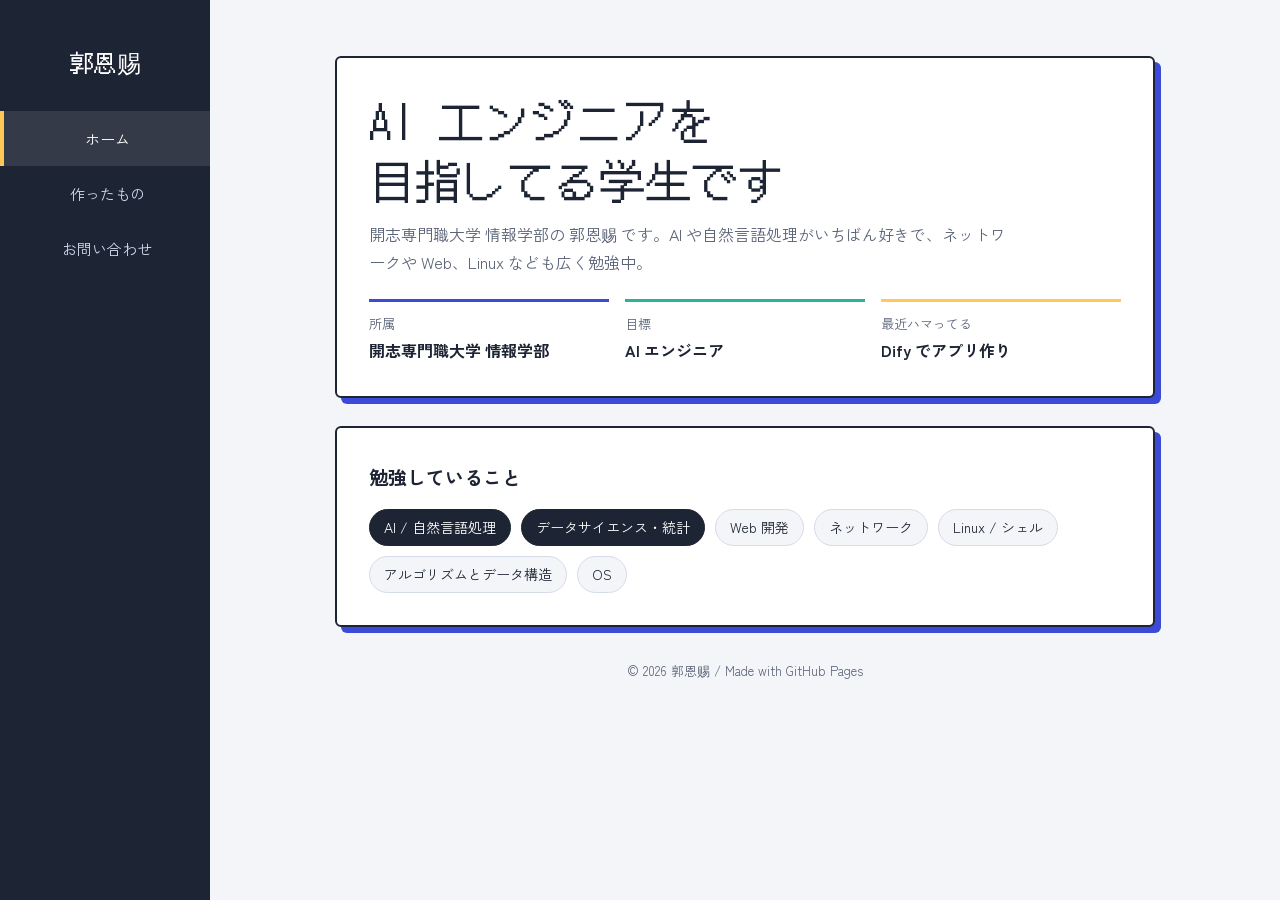
<file: index.html>
<!DOCTYPE html>
<html lang="ja">
<head>
<meta charset="UTF-8">
<meta name="viewport" content="width=device-width, initial-scale=1">
<title>ホーム | 郭恩赐 のポートフォリオ</title>
<link href="https://fonts.googleapis.com/css2?family=DotGothic16&family=Zen+Kaku+Gothic+New:wght@400;500;700&display=swap" rel="stylesheet">
<link rel="stylesheet" href="css/style.css">
</head>
<body>
<div class="sidebar">
  <h2>郭恩赐</h2>
  <a href="index.html" class="now">ホーム</a>
  <a href="work.html">作ったもの</a>
  <a href="contact.html">お問い合わせ</a>
</div>
<main class="main-content">
  <div class="card">
    <h1>AI エンジニアを<br>目指してる学生です</h1>
    <p class="lead">開志専門職大学 情報学部の 郭恩赐 です。AI や自然言語処理がいちばん好きで、ネットワークや Web、Linux なども広く勉強中。</p>
    <dl class="facts">
      <div class="fact"><dt>所属</dt><dd>開志専門職大学 情報学部</dd></div>
      <div class="fact"><dt>目標</dt><dd>AI エンジニア</dd></div>
      <div class="fact"><dt>最近ハマってる</dt><dd>Dify でアプリ作り</dd></div>
    </dl>
  </div>

  <div class="card">
    <h3>勉強していること</h3>
    <ul class="skills">
      <li class="hot">AI / 自然言語処理</li><li class="hot">データサイエンス・統計</li>
      <li>Web 開発</li><li>ネットワーク</li><li>Linux / シェル</li>
      <li>アルゴリズムとデータ構造</li><li>OS</li>
    </ul>
  </div>
  <footer>&copy; 2026 郭恩赐 / Made with GitHub Pages</footer>
</main>
</body></html>
</file>
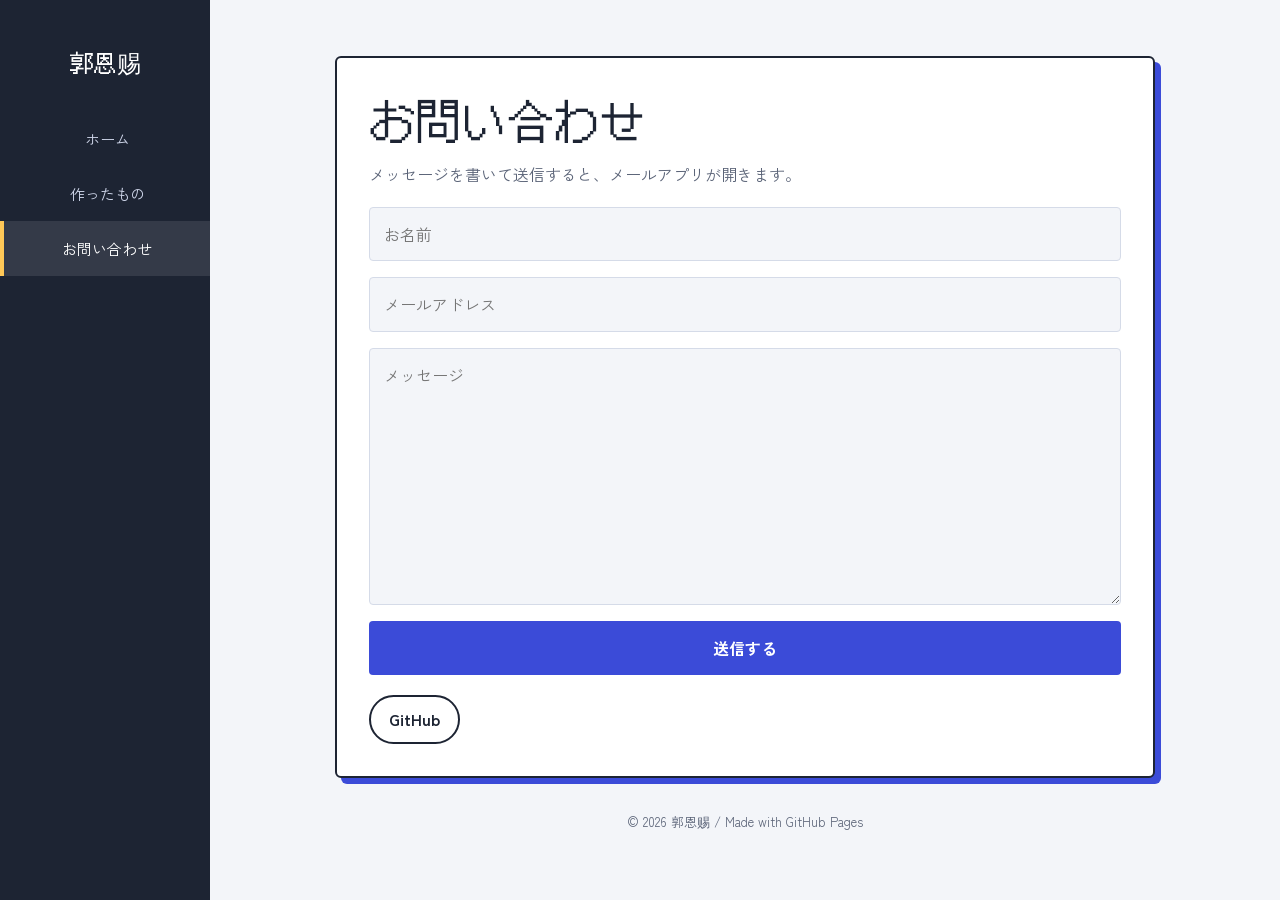
<file: contact.html>
<!DOCTYPE html>
<html lang="ja">
<head>
<meta charset="UTF-8">
<meta name="viewport" content="width=device-width, initial-scale=1">
<title>お問い合わせ | 郭恩赐 のポートフォリオ</title>
<link href="https://fonts.googleapis.com/css2?family=DotGothic16&family=Zen+Kaku+Gothic+New:wght@400;500;700&display=swap" rel="stylesheet">
<link rel="stylesheet" href="css/style.css">
</head>
<body>
<div class="sidebar">
  <h2>郭恩赐</h2>
  <a href="index.html">ホーム</a>
  <a href="work.html">作ったもの</a>
  <a href="contact.html" class="now">お問い合わせ</a>
</div>
<main class="main-content">
  <div class="card">
    <h1>お問い合わせ</h1>
    <p class="lead">メッセージを書いて送信すると、メールアプリが開きます。</p>
    <!-- ↓ メールアドレスを自分のに変える -->
    <form action="mailto:your-address@example.com" method="post" enctype="text/plain">
      <input type="text" name="name" placeholder="お名前" aria-label="お名前">
      <input type="email" name="email" placeholder="メールアドレス" aria-label="メールアドレス">
      <textarea name="message" rows="8" placeholder="メッセージ" aria-label="メッセージ"></textarea>
      <button type="submit">送信する</button>
    </form>
    <div class="links">
      <!-- ↓ ユーザー名を自分のに変える -->
      <a href="https://github.com/ユーザー名">GitHub</a>
    </div>
  </div>
  <footer>&copy; 2026 郭恩赐 / Made with GitHub Pages</footer>
</main>
</body></html>
</file>
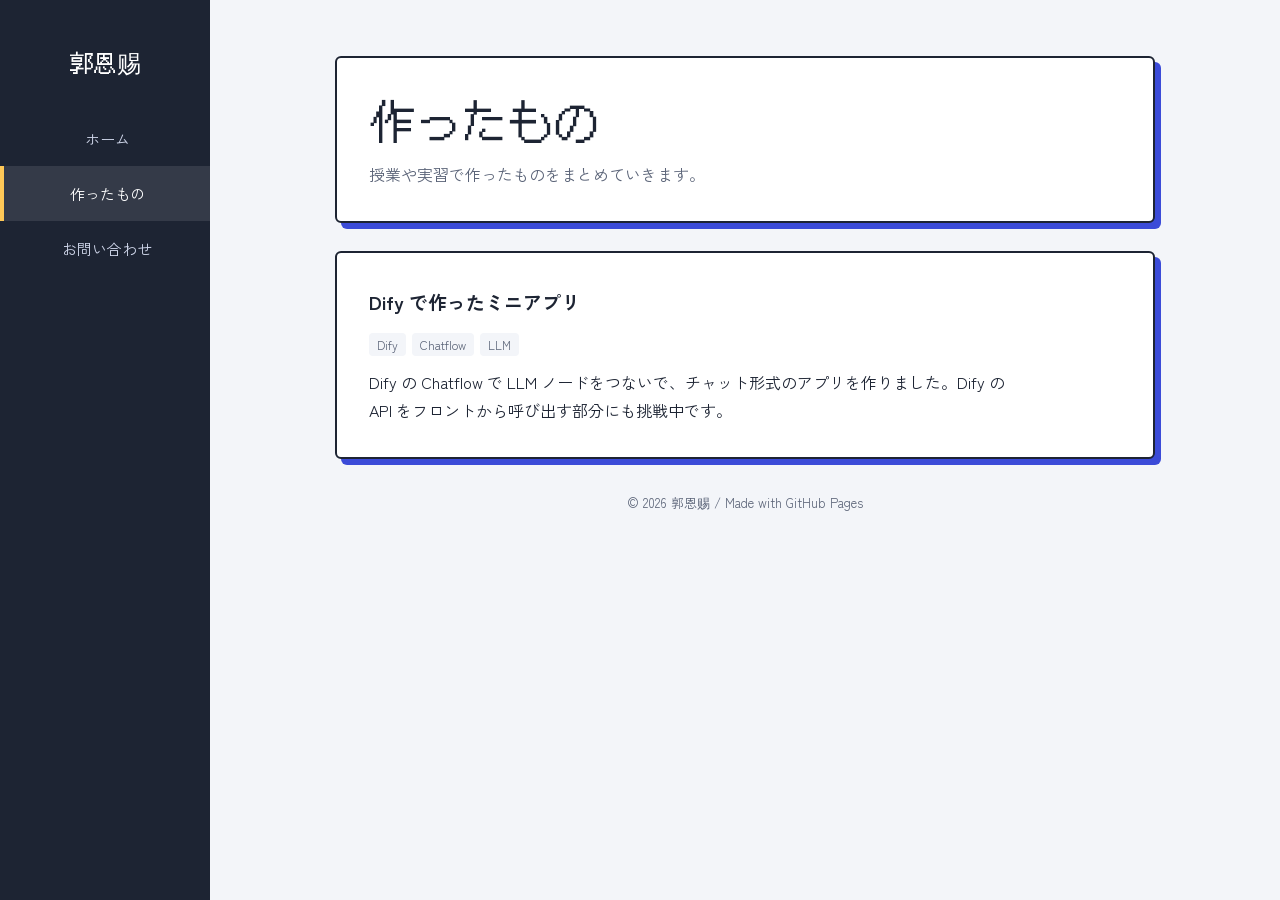
<file: work.html>
<!DOCTYPE html>
<html lang="ja">
<head>
<meta charset="UTF-8">
<meta name="viewport" content="width=device-width, initial-scale=1">
<title>作ったもの | 郭恩赐 のポートフォリオ</title>
<link href="https://fonts.googleapis.com/css2?family=DotGothic16&family=Zen+Kaku+Gothic+New:wght@400;500;700&display=swap" rel="stylesheet">
<link rel="stylesheet" href="css/style.css">
</head>
<body>
<div class="sidebar">
  <h2>郭恩赐</h2>
  <a href="index.html">ホーム</a>
  <a href="work.html" class="now">作ったもの</a>
  <a href="contact.html">お問い合わせ</a>
</div>
<main class="main-content">
  <div class="card">
    <h1>作ったもの</h1>
    <p class="lead">授業や実習で作ったものをまとめていきます。</p>
  </div>
  <div class="card">
    <h3>Dify で作ったミニアプリ</h3>
    <span class="tag">Dify</span><span class="tag">Chatflow</span><span class="tag">LLM</span>
    <p>Dify の Chatflow で LLM ノードをつないで、チャット形式のアプリを作りました。Dify の API をフロントから呼び出す部分にも挑戦中です。</p>
  </div>
  <!-- 作品を増やすときは上の <div class="card"> をコピー -->
  <footer>&copy; 2026 郭恩赐 / Made with GitHub Pages</footer>
</main>
</body></html>
</file>
<file: css/style.css>
:root{--ink:#1d2433;--paper:#f3f5f9;--card:#fff;--line:#d5dbe8;--indigo:#3b4bd8;--mint:#29b39a;--sun:#ffc857;--muted:#5b6478}
*{box-sizing:border-box;margin:0;padding:0}
body{font-family:"Zen Kaku Gothic New","Hiragino Kaku Gothic ProN","Yu Gothic",sans-serif;background:var(--paper);color:var(--ink);line-height:1.8}
a:focus-visible,button:focus-visible,input:focus-visible,textarea:focus-visible{outline:3px solid var(--sun);outline-offset:2px}

/* 左メニュー */
.sidebar{position:fixed;top:0;left:0;width:210px;height:100vh;background:var(--ink);padding-top:40px;text-align:center}
.sidebar h2{font-family:"DotGothic16",sans-serif;font-weight:400;color:#fff;font-size:24px;margin-bottom:28px}
.sidebar a{display:block;color:#cfd6ea;text-decoration:none;padding:14px;font-size:15px;border-left:4px solid transparent}
.sidebar a:hover{background:rgba(255,255,255,.08);color:#fff}
.sidebar a.now{color:#fff;border-left-color:var(--sun);background:rgba(255,255,255,.1)}

.main-content{margin-left:210px;padding:56px 48px;min-height:100vh}
.card{max-width:820px;margin:0 auto 28px;background:var(--card);border:2px solid var(--ink);border-radius:6px;padding:32px;box-shadow:6px 6px 0 var(--indigo)}
h1{font-family:"DotGothic16",sans-serif;font-weight:400;font-size:clamp(30px,5vw,46px);line-height:1.3;margin-bottom:10px}
h3{font-size:19px;margin-bottom:6px}
p{margin-top:10px;max-width:40em}
.lead{color:var(--muted)}
footer{max-width:820px;margin:32px auto 0;text-align:center;color:var(--muted);font-size:13px}

/* トークン化デモ */
.tok label{font-weight:700;display:block;margin-bottom:8px}
input,textarea{width:100%;font:inherit;padding:12px 14px;border:1px solid var(--line);border-radius:4px;background:var(--paper)}
.chips{display:flex;flex-wrap:wrap;gap:6px;margin-top:14px;min-height:46px}
.chip{display:inline-flex;flex-direction:column;align-items:center;background:var(--paper);border:1px solid var(--line);border-radius:4px;padding:3px 9px;line-height:1.3;animation:pop .25s ease-out}
.chip span{font-size:17px}.chip small{font-size:11px;color:var(--muted)}
.chip:nth-child(3n+1){border-bottom:3px solid var(--indigo)}
.chip:nth-child(3n+2){border-bottom:3px solid var(--mint)}
.chip:nth-child(3n){border-bottom:3px solid var(--sun)}
.note{font-size:13px;color:var(--muted)}
@keyframes pop{from{transform:scale(.8);opacity:0}to{transform:none;opacity:1}}
@media (prefers-reduced-motion:reduce){.chip{animation:none}}

/* 自己紹介まわり */
.facts{display:grid;grid-template-columns:repeat(auto-fit,minmax(180px,1fr));gap:16px;margin-top:22px}
.fact{padding-top:10px;border-top:3px solid var(--indigo)}
.fact:nth-child(2){border-color:var(--mint)}.fact:nth-child(3){border-color:var(--sun)}
.fact dt{font-size:13px;color:var(--muted)}.fact dd{font-weight:700}
.skills{display:flex;flex-wrap:wrap;gap:10px;margin-top:14px}
.skills li{list-style:none;padding:5px 14px;background:var(--paper);border:1px solid var(--line);border-radius:999px;font-size:14px}
.skills li.hot{background:var(--ink);color:#fff;border-color:var(--ink)}
.tag{display:inline-block;font-size:12px;background:var(--paper);border-radius:4px;padding:1px 8px;margin:8px 6px 0 0;color:var(--muted)}

/* お問い合わせ */
form{display:flex;flex-direction:column;gap:16px;margin-top:18px}
button{padding:13px;border:none;border-radius:4px;background:var(--indigo);color:#fff;font:inherit;font-weight:700;cursor:pointer}
button:hover{background:var(--ink)}
.links{margin-top:20px;display:flex;gap:12px;flex-wrap:wrap}
.links a{padding:8px 18px;border:2px solid var(--ink);border-radius:999px;color:var(--ink);text-decoration:none;font-weight:700}
.links a:hover{background:var(--sun)}
</file>
